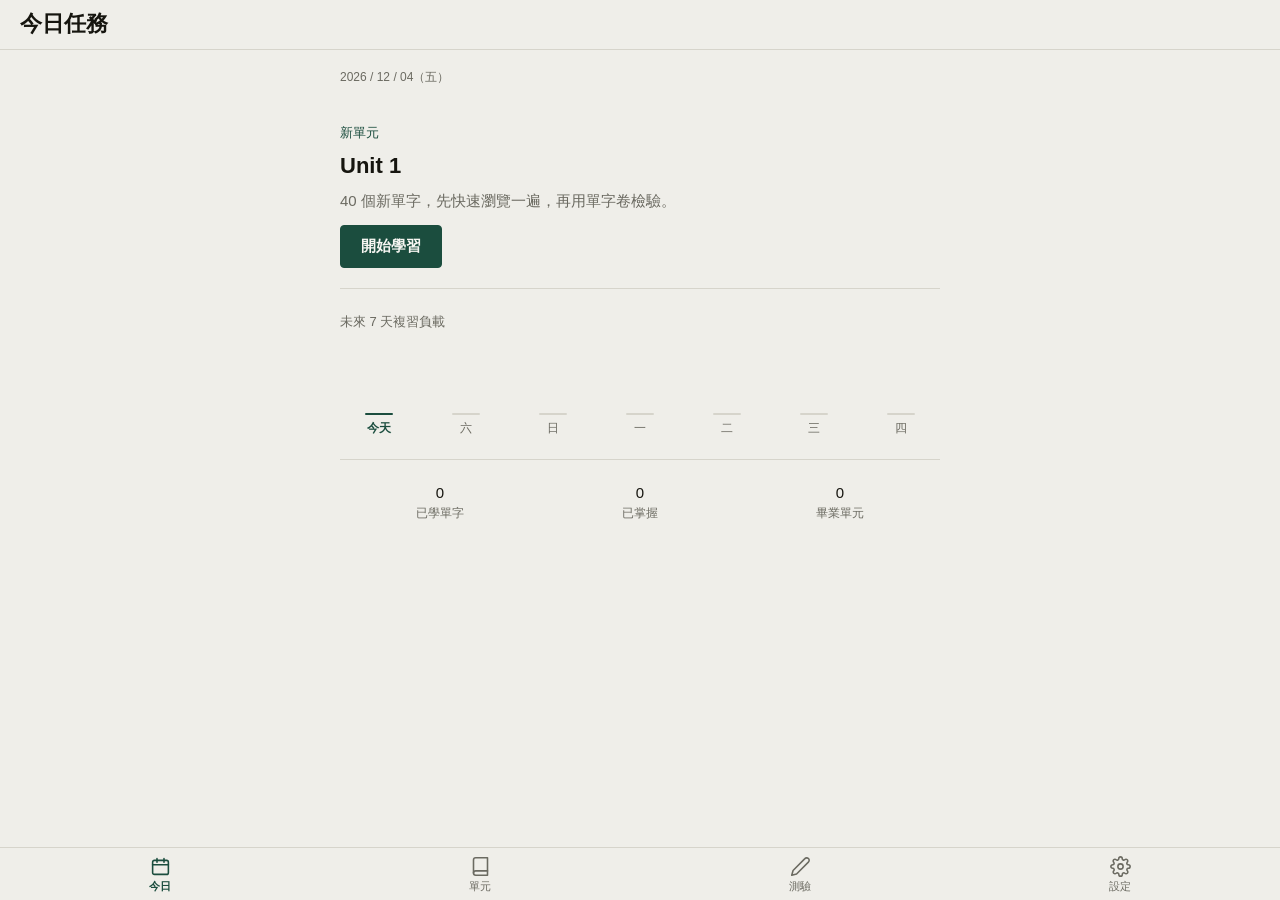
<file: index.html>
<!doctype html>
<html lang="zh-Hant-TW">
<head>
<meta charset="utf-8">
<meta name="viewport" content="width=device-width, initial-scale=1, viewport-fit=cover">
<meta name="color-scheme" content="light">
<meta name="theme-color" content="#EFEEE9">
<title>多益日課</title>
<meta name="app-version" content="v2.0.0"><!-- 與 sw.js 的 VERSION 同步遞增（docs/ios-pwa-rules.md §13） -->
<meta name="description" content="TOEIC 1250 核心單字（TSL 1.2 全量）：每日一單元、間隔複習、單字測驗。">
<link rel="icon" href="icons/icon-192.png" type="image/png">
<link rel="manifest" href="manifest.json">
<link rel="apple-touch-icon" href="icons/apple-touch-icon.png">
<meta name="apple-mobile-web-app-capable" content="yes">
<meta name="apple-mobile-web-app-status-bar-style" content="default">
<meta name="apple-mobile-web-app-title" content="多益日課">
<link rel="preconnect" href="https://fonts.googleapis.com">
<link rel="preconnect" href="https://fonts.gstatic.com" crossorigin>
<link rel="stylesheet" href="https://fonts.googleapis.com/css2?family=Newsreader:ital,opsz,wght@0,6..72,400..700;1,6..72,400..600&family=Noto+Serif+TC:wght@400;600;700&display=swap">
<link rel="stylesheet" href="css/style.css">
</head>
<body>
<!-- shell-start（預覽版建置腳本擷取此區塊） -->
<main id="main" aria-live="polite"></main>

<nav class="tabbar" aria-label="主選單">
  <button data-tab="home" onclick="nav('#/home')"><span class="ic"><svg viewBox="0 0 24 24" fill="none" stroke="currentColor" stroke-width="1.8" stroke-linecap="round" stroke-linejoin="round" aria-hidden="true"><rect x="3" y="5" width="18" height="16" rx="2"/><line x1="8" y1="3" x2="8" y2="7"/><line x1="16" y1="3" x2="16" y2="7"/><line x1="3" y1="10" x2="21" y2="10"/></svg></span>今日</button>
  <button data-tab="units" onclick="nav('#/units')"><span class="ic"><svg viewBox="0 0 24 24" fill="none" stroke="currentColor" stroke-width="1.8" stroke-linecap="round" stroke-linejoin="round" aria-hidden="true"><path d="M4 19.5A2.5 2.5 0 0 1 6.5 17H20"/><path d="M6.5 2H20v20H6.5A2.5 2.5 0 0 1 4 19.5v-15A2.5 2.5 0 0 1 6.5 2z"/></svg></span>單元</button>
  <button data-tab="quiz" onclick="nav('#/quiz')"><span class="ic"><svg viewBox="0 0 24 24" fill="none" stroke="currentColor" stroke-width="1.8" stroke-linecap="round" stroke-linejoin="round" aria-hidden="true"><path d="M17 3a2.83 2.83 0 1 1 4 4L7.5 20.5 2 22l1.5-5.5L17 3z"/></svg></span>測驗</button>
  <button data-tab="settings" onclick="nav('#/settings')"><span class="ic"><svg viewBox="0 0 24 24" fill="none" stroke="currentColor" stroke-width="1.8" stroke-linecap="round" stroke-linejoin="round" aria-hidden="true"><circle cx="12" cy="12" r="3"/><path d="M19.4 15a1.65 1.65 0 0 0 .33 1.82l.06.06a2 2 0 0 1 0 2.83 2 2 0 0 1-2.83 0l-.06-.06a1.65 1.65 0 0 0-1.82-.33 1.65 1.65 0 0 0-1 1.51V21a2 2 0 0 1-2 2 2 2 0 0 1-2-2v-.09A1.65 1.65 0 0 0 9 19.4a1.65 1.65 0 0 0-1.82.33l-.06.06a2 2 0 0 1-2.83 0 2 2 0 0 1 0-2.83l.06-.06a1.65 1.65 0 0 0 .33-1.82 1.65 1.65 0 0 0-1.51-1H3a2 2 0 0 1-2-2 2 2 0 0 1 2-2h.09A1.65 1.65 0 0 0 4.6 9a1.65 1.65 0 0 0-.33-1.82l-.06-.06a2 2 0 0 1 0-2.83 2 2 0 0 1 2.83 0l.06.06a1.65 1.65 0 0 0 1.82.33H9a1.65 1.65 0 0 0 1-1.51V3a2 2 0 0 1 2-2 2 2 0 0 1 2 2v.09a1.65 1.65 0 0 0 1 1.51 1.65 1.65 0 0 0 1.82-.33l.06-.06a2 2 0 0 1 2.83 0 2 2 0 0 1 0 2.83l-.06.06a1.65 1.65 0 0 0-.33 1.82V9a1.65 1.65 0 0 0 1.51 1H21a2 2 0 0 1 2 2 2 2 0 0 1-2 2h-.09a1.65 1.65 0 0 0-1.51 1z"/></svg></span>設定</button>
</nav>

<dialog id="appDialog" class="dlg" aria-labelledby="dlgMsg">
  <p id="dlgMsg"></p>
  <div class="dlg-btns" id="dlgBtns"></div>
</dialog>
<!-- shell-end -->

<script src="js/config.js"></script>
<script src="js/store.js"></script>
<script src="js/speech.js"></script>
<script src="js/vp.js"></script>
<script src="js/app.js"></script>
</body>
</html>
</file>
<file: css/style.css>
/* 多益日課 — 方向 A「紙本辭典」（docs/ui-design-spec.md）
   淺色、安靜、密度高；圓角一律 4px；不用陰影，層級靠 1px rule 與留白。
   單一主題（深淺皆此面貌）是規格的刻意選擇。 */
:root{
  --paper:#EFEEE9;        /* 頁面底色 */
  --surface:#F7F6F2;      /* 單字卡、測驗選項（僅此兩者是卡片） */
  --ink:#16150F;
  --ink-muted:#6B6A61;
  --rule:#D6D4CB;
  --accent:#1B4D3E;
  --accent-soft:#E3EBE6;
  --danger:#8C2F26;
  --success:#2E6B4C;
  /* 記憶熱度 stage 0–6：全 app 唯一多色處 */
  --heat-0:#D6D4CB; --heat-1:#B8C4B4; --heat-2:#93AE96; --heat-3:#6E9A7C;
  --heat-4:#4A8663; --heat-5:#2E6B4C; --heat-6:#1B4D3E;
  --serif-en:"Newsreader",Georgia,serif;
  --serif-zh:"Noto Serif TC","Songti TC",serif;
  --sans:"Noto Sans TC",-apple-system,"PingFang TC","Microsoft JhengHei",sans-serif;
  --ease:cubic-bezier(.2,.7,.3,1);
}

*{box-sizing:border-box}
html{-webkit-text-size-adjust:100%}
html,body{height:100%;overflow:hidden}   /* 文件層不滾動（ios-pwa-rules §3） */
body{
  margin:0; position:fixed; inset:0; overscroll-behavior:none;
  background:var(--paper); color:var(--ink);
  font:15px/1.6 var(--sans);
  -webkit-tap-highlight-color:transparent;
}
#main{
  height:100%; overflow-y:auto; overflow-x:hidden; overscroll-behavior-y:contain;
  -webkit-overflow-scrolling:touch;
  padding-bottom:calc(84px + var(--kb-h,0px) + env(safe-area-inset-bottom));
  scroll-padding-bottom:calc(var(--kb-h,0px) + 32px);
}
body.no-tabs .tabbar{display:none}
body.no-tabs #main{padding-bottom:calc(24px + var(--kb-h,0px) + env(safe-area-inset-bottom))}
button{
  font-family:inherit;font-size:inherit;cursor:pointer;
  touch-action:manipulation;
  -webkit-touch-callout:none;
  user-select:none;-webkit-user-select:none;
}
textarea,input{font-family:inherit;color:var(--ink)}
:focus-visible{outline:2px solid var(--accent);outline-offset:2px}
h1,h2,h3{margin:0}
[hidden]{display:none!important}
.sr-only{position:absolute;width:1px;height:1px;padding:0;margin:-1px;overflow:hidden;clip:rect(0,0,0,0);white-space:nowrap;border:0}

/* ── 頂欄：不透明背景 + 高 z-index（ui-design-spec §7.1） ── */
.topbar{
  position:sticky;top:0;z-index:30;
  display:flex;align-items:center;gap:8px;
  background:var(--paper);border-bottom:1px solid var(--rule);
  padding:calc(10px + env(safe-area-inset-top)) 20px 10px;
}
.topbar h1{font-size:22px;font-weight:600;line-height:1.3}
.topbar-action{margin-left:auto}
.topbar-action .iconbtn{background:none;border:none}
.backbtn{
  border:none;background:none;color:var(--ink);
  font-size:26px;line-height:1;padding:0;
  width:44px;height:44px;display:grid;place-items:center;margin-left:-14px;
}

/* ── 版面 ── */
.pad{padding:16px 20px;max-width:640px;margin:0 auto}
.mt{margin-top:12px}
.muted{color:var(--ink-muted);font-size:13.5px;margin:4px 0}
.datefmt{color:var(--ink-muted);font-size:12px;margin:2px 0 16px}
.fieldname{font-size:13px;font-weight:500;line-height:1.4;color:var(--ink-muted);margin:0 0 8px}

/* 區塊（非卡片）：分隔線 + 留白 */
.section{padding:24px 0;border-bottom:1px solid var(--rule)}
.section:last-child{border-bottom:none}
.section h2{font-size:15px;font-weight:600;margin-bottom:8px}
.section .cnt{color:var(--accent);font-weight:600;margin-left:6px;font-size:13px}

/* ── 卡片：僅單字本體與測驗選項 ── */
.card{
  background:var(--surface);border:1px solid var(--rule);border-radius:4px;
  padding:24px 20px;
}

/* ── 按鈕 ── */
.btn{
  border:1px solid var(--accent);border-radius:4px;
  background:var(--accent);color:#F7F6F2;
  padding:11px 20px;font-weight:600;font-size:15px;margin-top:8px;
  transition:transform .12s var(--ease);
  font-family:var(--sans);
}
.btn:active,.iconbtn:active,.chipbtn:active{transform:translateY(1px)}
.btn.ghost{background:none;color:var(--ink);border-color:var(--rule)}
.btn.small{padding:6px 14px;font-size:13px;margin:0;position:relative}
.btn:disabled{opacity:.45;cursor:not-allowed}
.rowbtns{display:flex;gap:12px;flex-wrap:wrap;margin-top:8px}
.rowbtns.center{justify-content:center}
.iconbtn{
  border:1px solid var(--rule);background:var(--surface);border-radius:50%;
  width:44px;height:44px;flex:none;color:var(--ink);
  display:inline-flex;align-items:center;justify-content:center;
}
.iconbtn svg{width:18px;height:18px}
.iconbtn.big{width:52px;height:52px}
.iconbtn.big svg{width:22px;height:22px}
/* 文字連結（破壞性操作 §3.4） */
.linkbtn{background:none;border:none;padding:8px 0;font-size:13px;color:var(--ink-muted);position:relative}
.linkbtn.danger{color:var(--danger)}
.linkbtn::after{content:"";position:absolute;inset:-8px}
.btn.small::after{content:"";position:absolute;inset:-5px}

/* ── 今日 ── */
.task{padding:20px 0;border-bottom:1px solid var(--rule)}
.task-tag{font-size:13px;font-weight:500;color:var(--accent);margin-bottom:4px}
.task h2{font-size:22px;font-weight:600}
.task p{color:var(--ink-muted);margin:6px 0 4px}
.done-note{padding:24px 0;color:var(--ink-muted);border-bottom:1px solid var(--rule)}
.done-note b{color:var(--ink);font-size:17px;display:block;margin-bottom:4px;font-weight:600}

/* 未來 7 天複習負載（ui-design-spec §6.3） */
.loadchart{padding:24px 0;border-bottom:1px solid var(--rule)}
.loadbars{display:flex;align-items:flex-end;gap:8px;height:96px;margin-top:8px}
.loadbars .col{flex:1;display:flex;flex-direction:column;align-items:center;justify-content:flex-end;gap:6px;height:100%}
.loadbars .bar{width:100%;max-width:28px;background:var(--rule);border-radius:2px;min-height:2px}
.loadbars .col.today .bar{background:var(--accent)}
.loadbars .d{font-size:12px;color:var(--ink-muted);line-height:1.2}
.loadbars .col.today .d{color:var(--accent);font-weight:600}

/* 統計：數字大標籤小、不包卡（§3.2/3.6） */
.stat3{display:flex;padding:24px 0}
.stat3 div{flex:1;text-align:center}
.stat3 b{display:block;font-size:15px;font-weight:500;line-height:1.2}
.stat3 span{display:block;font-size:12px;color:var(--ink-muted);line-height:1.2;margin-top:4px}

.notice{border:1px solid var(--rule);border-radius:4px;padding:10px 14px;font-size:13.5px;margin:12px 0;color:var(--ink-muted)}
.notice.bad{color:var(--danger);border-color:var(--danger)}

/* ── 單元列表（§6.2）── */
.gridmap{display:grid;grid-template-columns:repeat(8,1fr);gap:4px;padding:16px 0 24px;border-bottom:1px solid var(--rule)}
.gridmap button{
  aspect-ratio:1;border:none;border-radius:2px;font-size:12px;
  color:var(--ink);display:grid;place-items:center;padding:0;
}
.gridmap button.deep{color:#F7F6F2}
.unitrow{
  display:flex;align-items:center;gap:12px;
  width:100%;height:64px;padding:0 4px 0 0;
  background:none;border:0;border-bottom:1px solid var(--rule);
  text-align:left;font:inherit;color:inherit;cursor:pointer;
}
.unitrow .heat{width:4px;align-self:stretch;border-radius:2px;flex:none;margin:10px 0}
.unitrow .u-mid{flex:1;min-width:0;display:block}
.u-title{display:block}
.u-title{font-size:15px;font-weight:600;line-height:1.2}
.unitrow .track{display:block;height:2px;background:var(--rule);border-radius:2px;margin-top:8px;overflow:hidden}
.unitrow .track span{display:block;height:100%;background:var(--accent)}
.unitrow .u-count{font-size:15px;font-weight:500;color:var(--ink-muted);text-align:right}
.unitrow .u-count small{display:block;font-size:12px;font-weight:400}
.wordrow:active,.unitrow:active{background:var(--surface)}

/* ── 單字列表（索引） ── */
.list{padding:0}
.wordrow{
  display:flex;justify-content:space-between;align-items:center;gap:10px;
  width:100%;padding:12px 0;cursor:pointer;
  background:none;border:0;border-bottom:1px solid var(--rule);
  text-align:left;font:inherit;color:inherit;
}
.wordrow b{font-size:17px;font-family:var(--serif-en);font-weight:600}
.wordrow .zh{color:var(--ink-muted);font-size:13px;margin-left:10px;font-family:var(--serif-zh)}
.wordst{color:var(--ink-muted)}
.wordst.ok{color:var(--success);font-weight:700}
.star{color:var(--accent);margin-left:5px}
.del{background:none;border:none;color:var(--ink-muted);font-size:13px;padding:8px 10px;position:relative}
.del::after{content:"";position:absolute;inset:-5px}

/* ── 單字卡（詳情/分頁器）§6.1 ── */
.w-head{display:flex;align-items:flex-end;gap:12px}
.headword{
  font-family:var(--serif-en);
  font-size:44px;font-weight:700;line-height:1.1;letter-spacing:-.02em;
  overflow-wrap:anywhere;flex:1;min-width:0;display:block;
}
.speak40{width:40px;height:40px;position:relative;flex:none;margin-bottom:6px}
.speak40::after{content:"";position:absolute;inset:-4px}
.speak40 svg{width:16px;height:16px}
.boxsq{position:absolute;top:12px;right:12px;display:flex;gap:3px}
.boxsq i{width:8px;height:8px;border-radius:2px;background:var(--rule)}
.boxsq i.on{background:var(--accent)}
.wordcard{position:relative}
.ipa{color:var(--ink-muted);margin:4px 0 0;font-size:15px}
.posline{color:var(--ink-muted);margin:2px 0 0;font-size:13px}
.defs{margin-top:12px}
.defs p{margin:2px 0;font-size:17px;line-height:1.6;font-family:var(--serif-zh)}
.wordcard h3,.flashcard3d h3{font-size:13px;font-weight:500;color:var(--ink-muted);margin:24px 0 8px;letter-spacing:0}
.chips{display:flex;gap:8px}
.chips.scroll{overflow-x:auto;flex-wrap:nowrap;padding-bottom:4px}
.chips:not(.scroll){flex-wrap:wrap}
.chip{
  background:var(--paper);border:1px solid var(--rule);border-radius:4px;
  height:32px;display:inline-flex;align-items:center;padding:0 12px;
  font-size:13px;white-space:nowrap;flex:none;
}
.chip.anti{color:var(--danger);border-color:var(--danger)}
.ex{margin:16px 0 0}
.ex:first-of-type{border-left:3px solid var(--accent);padding-left:12px;margin-top:8px}
.ex:not(:first-of-type){padding-left:15px}
.ex .en{margin:0;font-size:18px;line-height:1.5;font-family:var(--serif-en)}
.ex .zh{margin:2px 0 0;color:var(--ink-muted);font-size:15px;line-height:1.6;font-family:var(--serif-zh);padding-left:12px}
.defen{color:var(--ink-muted);font-size:15px;margin:0;font-family:var(--serif-en);line-height:1.5}
.cardfoot{display:flex;justify-content:space-between;align-items:center;margin-top:24px}

/* 單字統計三欄：卡片外、貼畫面底（§3.6/6.1） */
.wstats3{display:flex;padding:24px 0 8px}
.wstats3 div{flex:1;text-align:center}
.wstats3 b{display:block;font-size:15px;font-weight:500;line-height:1.2}
.wstats3 span{display:block;font-size:12px;color:var(--ink-muted);margin-top:4px;line-height:1.2}

/* ── 分頁器與翻卡 ── */
.flash-i{color:var(--ink-muted);font-size:13px;text-align:center;margin:0 0 12px}
.pager .wordcard{will-change:transform;touch-action:pan-y}
.flashpad{display:flex;flex-direction:column;gap:16px}
.flashwrap{perspective:1200px;width:100%}
.flashcard3d{
  position:relative;display:block;width:100%;min-height:320px;
  margin:0;padding:0;cursor:pointer;font:inherit;color:inherit;
  transform-style:preserve-3d;transition:transform .5s var(--ease);
  touch-action:pan-y;
}
.flashcard3d.flipped{transform:rotateY(180deg)}
.flashcard3d .face{
  position:absolute;inset:0;border-radius:4px;
  backface-visibility:hidden;-webkit-backface-visibility:hidden;
  display:flex;flex-direction:column;justify-content:center;align-items:center;
  text-align:center;gap:4px;padding:24px 20px;
}
.flashcard3d .face.back{transform:rotateY(180deg);overflow-y:auto}
.flashcard3d .headword{flex:none}
.flashcard3d .defs p{font-size:17px}
.flashcard3d .ex{text-align:left}
.fliphint{color:var(--ink-muted);font-size:12px;margin-top:16px}

/* ── 測驗 ── */
.quizhead{padding:8px 0 16px}
.quizhead .headword{font-size:36px}
.opts{display:grid;gap:12px}
.opts button{
  text-align:left;border:1px solid var(--rule);border-radius:4px;
  background:var(--surface);padding:14px 16px;
  font-size:17px;color:var(--ink);font-family:var(--serif-zh);
}
.opts button.wrong{border-color:var(--danger);color:var(--danger)}
.opts button:disabled{cursor:default}
.opts button:active:not(:disabled){background:var(--accent-soft)}
@keyframes pop{50%{transform:scale(1.02)}}
.opts button.correct{
  border-color:var(--success);color:var(--success);font-weight:700;
  animation:pop .3s var(--ease);
}
/* 答錯：提示在上、按鈕全寬在下（§6.5） */
.quiznext{display:flex;flex-direction:column;gap:12px;margin-top:16px;min-height:48px}
.quiznext .btn{width:100%;margin:0}
.fb{font-weight:600;font-size:15px}
.fb.ok{color:var(--success)}
.fb.no{color:var(--danger)}
.scorehero{font-size:44px;font-weight:700;margin:0;line-height:1.1;font-family:var(--serif-en)}
.scorehero small{font-size:20px;color:var(--ink-muted);font-weight:400}
.center-sect{text-align:center;padding:32px 0}
.secttl{font-size:13px;font-weight:500;color:var(--ink-muted);margin:24px 0 8px}

/* 測驗選擇：單一 pill 組 + 單選/複選切換（§6.4） */
.segtoggle{display:inline-flex;border:1px solid var(--rule);border-radius:4px;overflow:hidden;margin-bottom:12px}
.segtoggle button{background:none;border:none;padding:10px 16px;font-size:13px;color:var(--ink-muted)}
.segtoggle button.on{background:var(--accent);color:#F7F6F2}
.chiprow{display:flex;flex-wrap:wrap;gap:8px;margin:4px 0 8px}
.chipbtn{
  background:var(--surface);border:1px solid var(--rule);color:var(--ink);
  border-radius:4px;min-height:44px;padding:0 14px;font-weight:500;font-size:14px;
}
.chipbtn.sel{background:var(--accent);color:#F7F6F2;border-color:var(--accent)}

/* ── 對話框 ── */
dialog.dlg{
  border:1px solid var(--rule);border-radius:4px;background:var(--surface);color:var(--ink);
  padding:24px 20px;width:min(320px,84vw);margin:auto;
}
dialog.dlg::backdrop{background:rgba(22,21,15,.4)}
.dlg p{margin:0 0 16px;font-size:15px;line-height:1.6}
.dlg-btns{display:flex;gap:12px;justify-content:flex-end}
.dlg-btns .btn{margin-top:0}
.dlg-btns .btn.danger{background:var(--danger);border-color:var(--danger);color:#F7F6F2}

/* ── 設定/表單 ── */
.ta{
  width:100%;min-height:90px;border:1px solid var(--rule);border-radius:4px;
  background:var(--surface);padding:10px;margin-top:8px;resize:vertical;
  font-size:max(16px,1rem);
}
.switchrow{display:flex;align-items:center;gap:10px;font-size:14px;margin:10px 0;cursor:pointer}
.switchrow input{font-size:16px;width:20px;height:20px;accent-color:var(--accent);margin:0}
.empty{padding:48px 0;color:var(--ink-muted)}
.empty b{color:var(--ink);font-size:17px;display:block;margin-bottom:4px}

/* ── 底部分頁列 ── */
.tabbar{
  position:fixed;left:0;right:0;bottom:0;z-index:20;
  display:flex;background:var(--paper);border-top:1px solid var(--rule);
  padding-bottom:env(safe-area-inset-bottom);
}
.tabbar button{
  flex:1;background:none;border:none;color:var(--ink-muted);
  font-size:11px;padding:8px 0 6px;display:flex;flex-direction:column;
  align-items:center;gap:2px;
}
.tabbar button .ic{line-height:0}
.tabbar button .ic svg{width:21px;height:21px}
.tabbar button.active{color:var(--accent);font-weight:600}

/* 更新提示列 */
.updatebar{
  position:fixed;left:12px;right:12px;z-index:40;
  bottom:calc(64px + env(safe-area-inset-bottom) + 10px);
  display:flex;align-items:center;justify-content:space-between;gap:12px;
  background:var(--ink);color:var(--paper);
  border:1px solid var(--ink);border-radius:4px;padding:10px 14px;font-size:13.5px;
}
.updatebar .btn{background:var(--paper);color:var(--ink);border-color:var(--paper)}

@media (prefers-reduced-motion: reduce){
  *{transition:none!important;animation:none!important}
}
</file>
